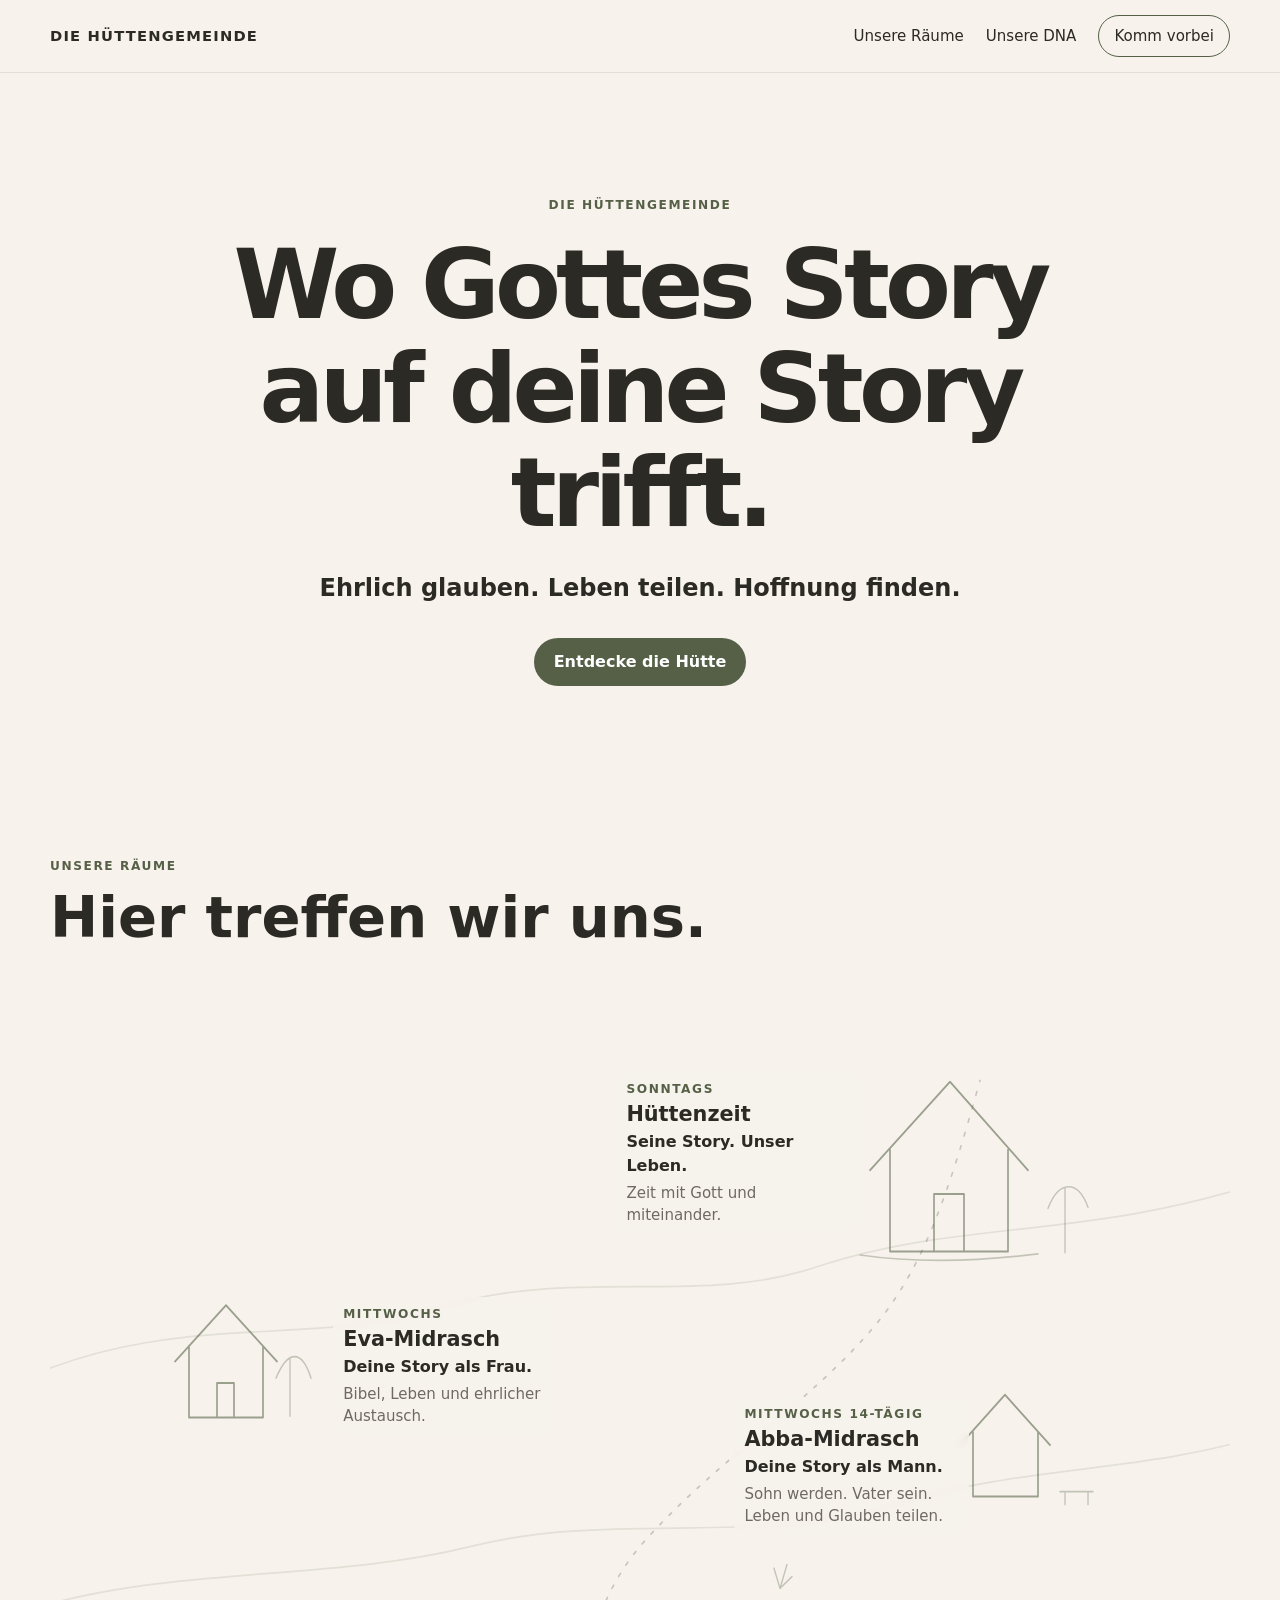
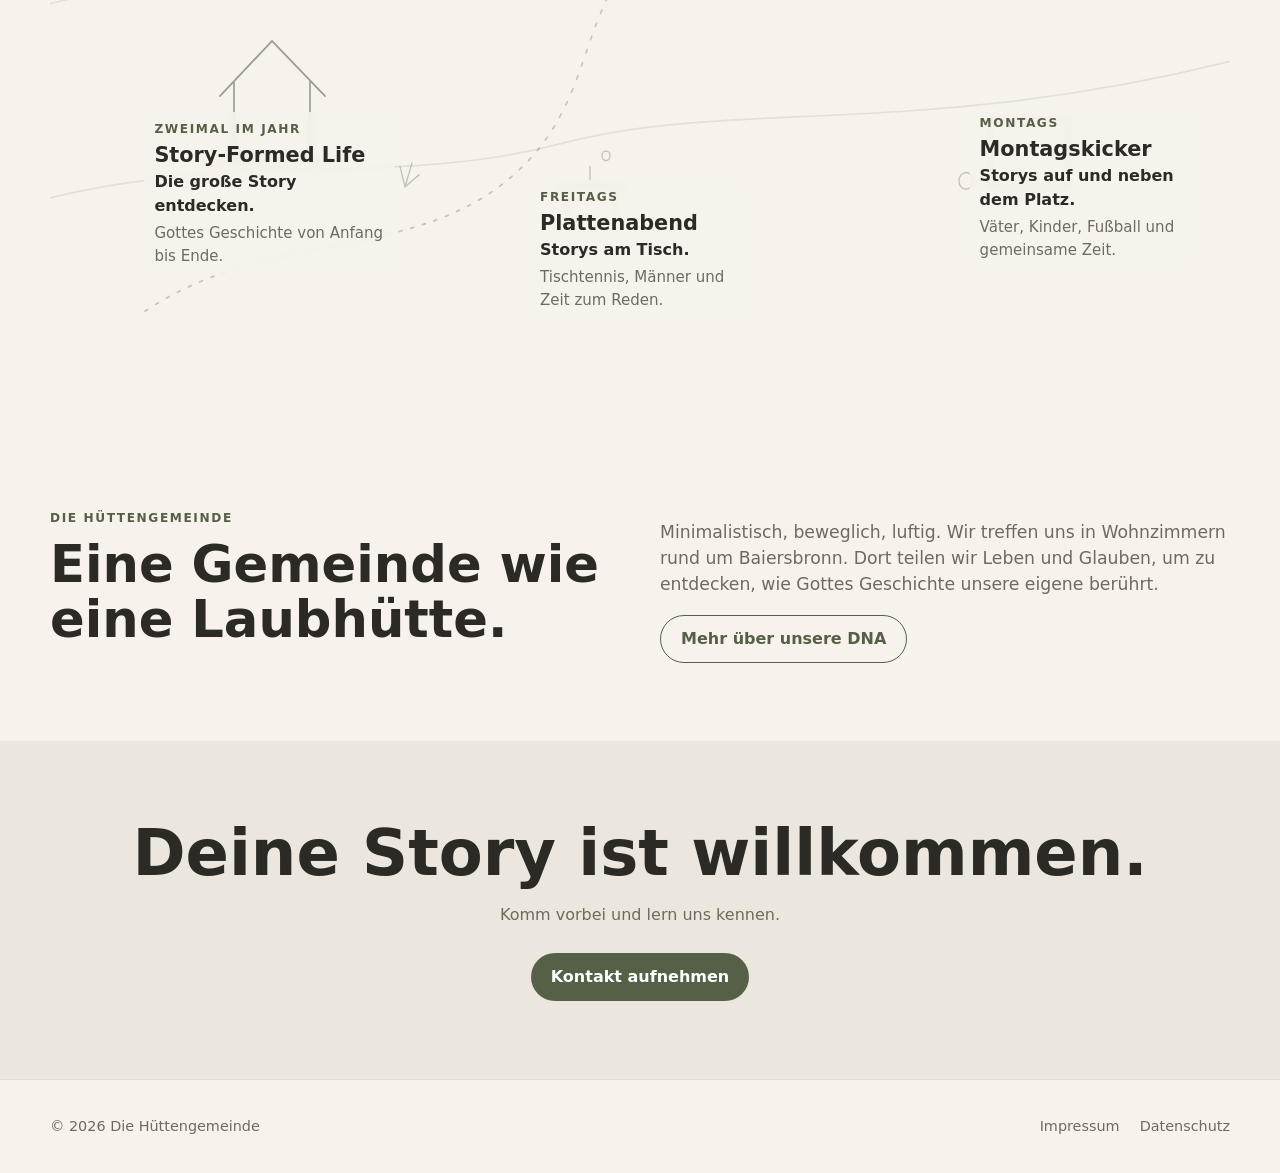
<file: docs/index.html>
<!DOCTYPE html>
<html lang="de">

<head>
  <meta charset="UTF-8">
  <meta name="viewport" content="width=device-width, initial-scale=1.0">
  <title>Die Hüttengemeinde</title>
  <link rel="stylesheet" href="main.css" />
  <link rel="stylesheet" href="home.css" />

  <meta name="description" content="Wo Gottes Story auf deine Story trifft.">
    <!-- Open Graph (für Social Media) -->
  <meta property="og:title" content="Die Hüttengemeinde">
  <meta property="og:description" content="Wo Gottes Story auf deine Story trifft.">
  <meta property="og:type" content="website">
  <meta property="og:url" content="https://huettengemeinde.de/">
  <meta property="og:image" content="https://huettengemeinde.de/img/sukkah-festival.jpg">
  <meta property="og:locality" content="Baiersbronn">
  <meta property="og:region" content="Baden-Württemberg">
  <meta property="og:postal-code" content="72270">
  <meta property="og:country-name" content="Germany">

</head>

<body>
  <header>
    <div class="container nav">
      <a class="brand" href="https://huettengemeinde.de">Die Hüttengemeinde</a>
      <nav class="nav-links">
        <a href="#spaces">Unsere Räume</a>
        <a href="#dna">Unsere DNA</a>
        <a href="#contact">Komm vorbei</a>
      </nav>
    </div>
  </header>

  <main class="home-page">
    <section class="hero">
      <div class="container hero-inner">
        <span class="eyebrow">Die Hüttengemeinde</span>
        <h1>Wo Gottes Story auf deine Story trifft.</h1>
        <p class="tagline">Ehrlich glauben. Leben teilen. Hoffnung finden.</p>
        <a class="btn btn-primary" href="#spaces">Entdecke die Hütte</a>
      </div>
    </section>

    <!--
    <section class="announcement-feature" id="sukkot">
      <div class="container">
        <div class="announcement-poster">
          <div class="announcement-blend" aria-hidden="true"></div>

          <div class="announcement-inner">
            <div class="announcement-header">
              <span class="eyebrow">25. + 27. September</span>
              <h2>Laubhüttenfest</h2>
              <p>Zwei Tage. Eine Hütte. Gemeinsam feiern.</p>
            </div>

            <div class="announcement-content">
              <article class="announcement-item">
                <div class="announcement-marker">25</div>
                <div>
                  <span class="meta">Freitag · 20 Uhr</span>
                  <h3>Laubhüttenabend</h3>
                  <p>Ein Abend in besonderer Atmosphäre. Lerne dieses biblische Fest bei Essen und Gemeinschaft kennen und verstehen.</p>
                  <a class="announcement-action" href="mailto:info@huettengemeinde.de?subject=Anmeldung%20Laubh%C3%BCttenabend">Anmelden</a>
                </div>
              </article>

              <article class="announcement-item">
                <div class="announcement-marker">27</div>
                <div>
                  <span class="meta">Sonntag · 15 - 17 Uhr</span>
                  <h3>Familiennachmittag</h3>
                  <p>Als Familien ins Laubhüttenfest eintauchen und das Fest hautnah durch Mitmachstationen erleben.</p>
                  <a class="announcement-action" href="mailto:info@huettengemeinde.de?subject=Anmeldung%20Familiennachmittag">Anmelden</a>
                </div>
              </article>

              <article class="announcement-item">
                <div class="announcement-marker"></div>
                <div>
                  <span class="meta">Anmeldung bis 20. September</span>
                  <p>Veranstaltungsort: Bei Familie Schick in Klosterreichenbach</p>
                </div>
              </article>

            </div>
          </div>
        </div>
      </div>
    </section>
    -->
    
    <section class="home-section" id="spaces">
      <div class="container">
        <div class="section-title">
          <span class="eyebrow">Unsere Räume</span>
          <h2>Hier treffen wir uns.</h2>
        </div>

        <div class="village-wrap">
          <svg class="village-art" viewBox="0 0 1180 820" preserveAspectRatio="none" aria-hidden="true">
            <!-- sanfte Landschaft -->
            <path class="terrain" d="M-40 350 C120 285 260 320 390 285 C525 250 650 285 770 250 C915 210 1040 230 1230 175"/>
            <path class="terrain" d="M-30 540 C120 500 275 515 420 485 C560 455 710 485 845 450 C980 415 1090 425 1220 390"/>
            <path class="terrain" d="M-60 710 C150 650 330 690 510 650 C690 610 885 650 1230 570"/>

            <!-- ein Weg, der durch die Landschaft zieht -->
            <path class="path" d="M95 790 C220 720 365 750 465 675 C545 615 525 545 595 480 C670 410 760 365 825 300 C875 250 900 185 930 95"/>

            <!-- Haupthütte -->
            <path class="sketch" d="M820 170 L900 96 L978 170 M840 153 L840 238 L958 238 L958 153 M884 238 L884 190 L914 190 L914 238"/>
            <path class="soft-sketch" d="M810 241 C860 247 922 247 988 240"/>
            <path class="soft-sketch" d="M1015 239 L1015 185 M998 202 C1009 178 1028 178 1038 201"/>

            <!-- zweite Hütte links -->
            <path class="sketch" d="M125 330 L176 283 L227 330 M139 317 L139 377 L213 377 L213 317 M167 377 L167 348 L184 348 L184 377"/>
            <path class="soft-sketch" d="M240 376 L240 328 M226 344 C238 320 252 320 261 344"/>

            <!-- dritte Hütte rechts -->
            <path class="sketch" d="M910 400 L955 358 L1000 400 M923 389 L923 443 L988 443 L988 389"/>
            <path class="soft-sketch" d="M1010 439 L1043 439 M1015 439 L1015 450 M1038 439 L1038 450"/>

            <!-- vierte Hütte unten links -->
            <path class="sketch" d="M170 610 L222 564 L275 610 M184 598 L184 660 L260 660 L260 598"/>
            <path class="soft-sketch" d="M145 663 C185 669 235 670 292 662"/>

            <!-- Tischtennis -->
            <path class="soft-sketch" d="M505 686 L575 686 M516 686 L516 712 M564 686 L564 712 M540 669 L540 686"/>
            <circle class="soft-sketch" cx="556" cy="660" r="4"/>

            <!-- Tor -->
            <path class="soft-sketch" d="M940 630 L940 686 L1018 686 L1018 630 Z"/>
            <circle class="soft-sketch" cx="916" cy="681" r="7"/>

            <!-- wenige Vegetationslinien -->
            <path class="soft-sketch" d="M355 686 L350 669 M355 686 L362 666 M355 686 L369 676"/>
            <path class="soft-sketch" d="M730 520 L724 503 M730 520 L737 500 M730 520 L742 510"/>
          </svg>

          <article class="station hz">
            <div class="meta">Sonntags</div>
            <h3>Hüttenzeit</h3>
            <p class="story">Seine Story. Unser Leben.</p>
            <p class="desc">Zeit mit Gott und miteinander.</p>
          </article>

          <article class="station eva">
            <div class="meta">Mittwochs</div>
            <h3>Eva-Midrasch</h3>
            <p class="story">Deine Story als Frau.</p>
            <p class="desc">Bibel, Leben und ehrlicher Austausch.</p>
          </article>

          <article class="station abba">
            <div class="meta">Mittwochs 14-tägig</div>
            <h3>Abba-Midrasch</h3>
            <p class="story">Deine Story als Mann.</p>
            <p class="desc">Sohn werden. Vater sein. Leben und Glauben teilen.</p>
          </article>

          <article class="station sfl">
            <div class="meta">Zweimal im Jahr</div>
            <h3>Story-Formed Life</h3>
            <p class="story">Die große Story entdecken.</p>
            <p class="desc">Gottes Geschichte von Anfang bis Ende.</p>
          </article>

          <article class="station tt">
            <div class="meta">Freitags</div>
            <h3>Plattenabend</h3>
            <p class="story">Storys am Tisch.</p>
            <p class="desc">Tischtennis, Männer und Zeit zum Reden.</p>
          </article>

          <article class="station kicker">
            <div class="meta">Montags</div>
            <h3>Montagskicker</h3>
            <p class="story">Storys auf und neben dem Platz.</p>
            <p class="desc">Väter, Kinder, Fußball und gemeinsame Zeit.</p>
          </article>
        </div>
      </div>
    </section>

    <section class="home-section" id="dna">
      <div class="container about">
        <div>
          <span class="eyebrow">Die Hüttengemeinde</span>
          <h2>Eine Gemeinde wie eine Laubhütte.</h2>
        </div>
        <div>
          <p>Minimalistisch, beweglich, luftig. Wir treffen uns in Wohnzimmern rund um Baiersbronn. Dort teilen wir Leben und Glauben, um zu entdecken, wie Gottes Geschichte unsere eigene berührt.</p>
          <a class="btn btn-secondary" href="dna.html">Mehr über unsere DNA</a>
        </div>
      </div>
    </section>

    <section class="home-section cta" id="contact">
      <div class="container">
        <h2>Deine Story ist willkommen.</h2>
        <p>Komm vorbei und lern uns kennen.</p>
        <a class="btn btn-primary" href="mailto:info@huettengemeinde.de">Kontakt aufnehmen</a>
      </div>
    </section>
  </main>

  <footer>
    <div class="container footer-row">
      <div class="footer-copy">© 2026 <a href="https://huettengemeinde.de">Die Hüttengemeinde</a></div>
      <div class="footer-links">
        <a href="impressum.html">Impressum</a>
        <a href="datenschutz.html">Datenschutz</a>
      </div>
    </div>
  </footer>
</body>
</html>
</file>
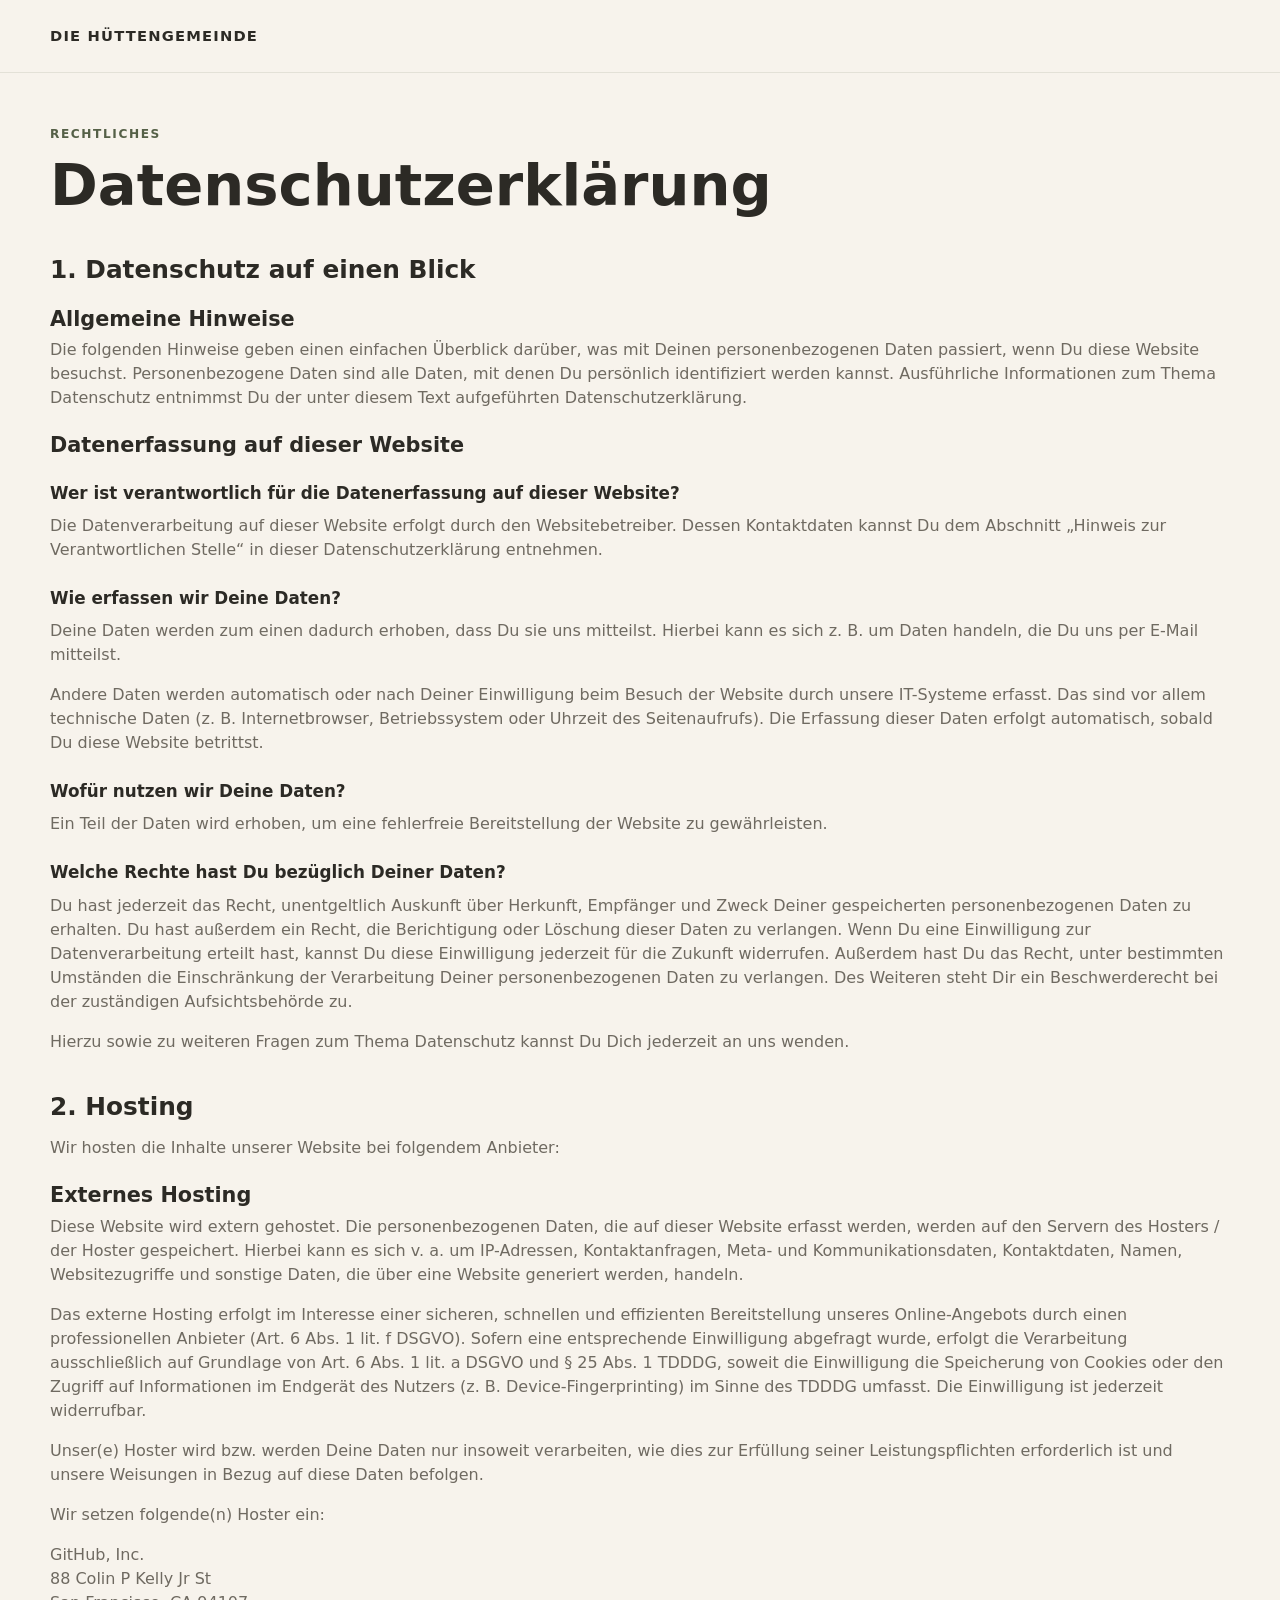
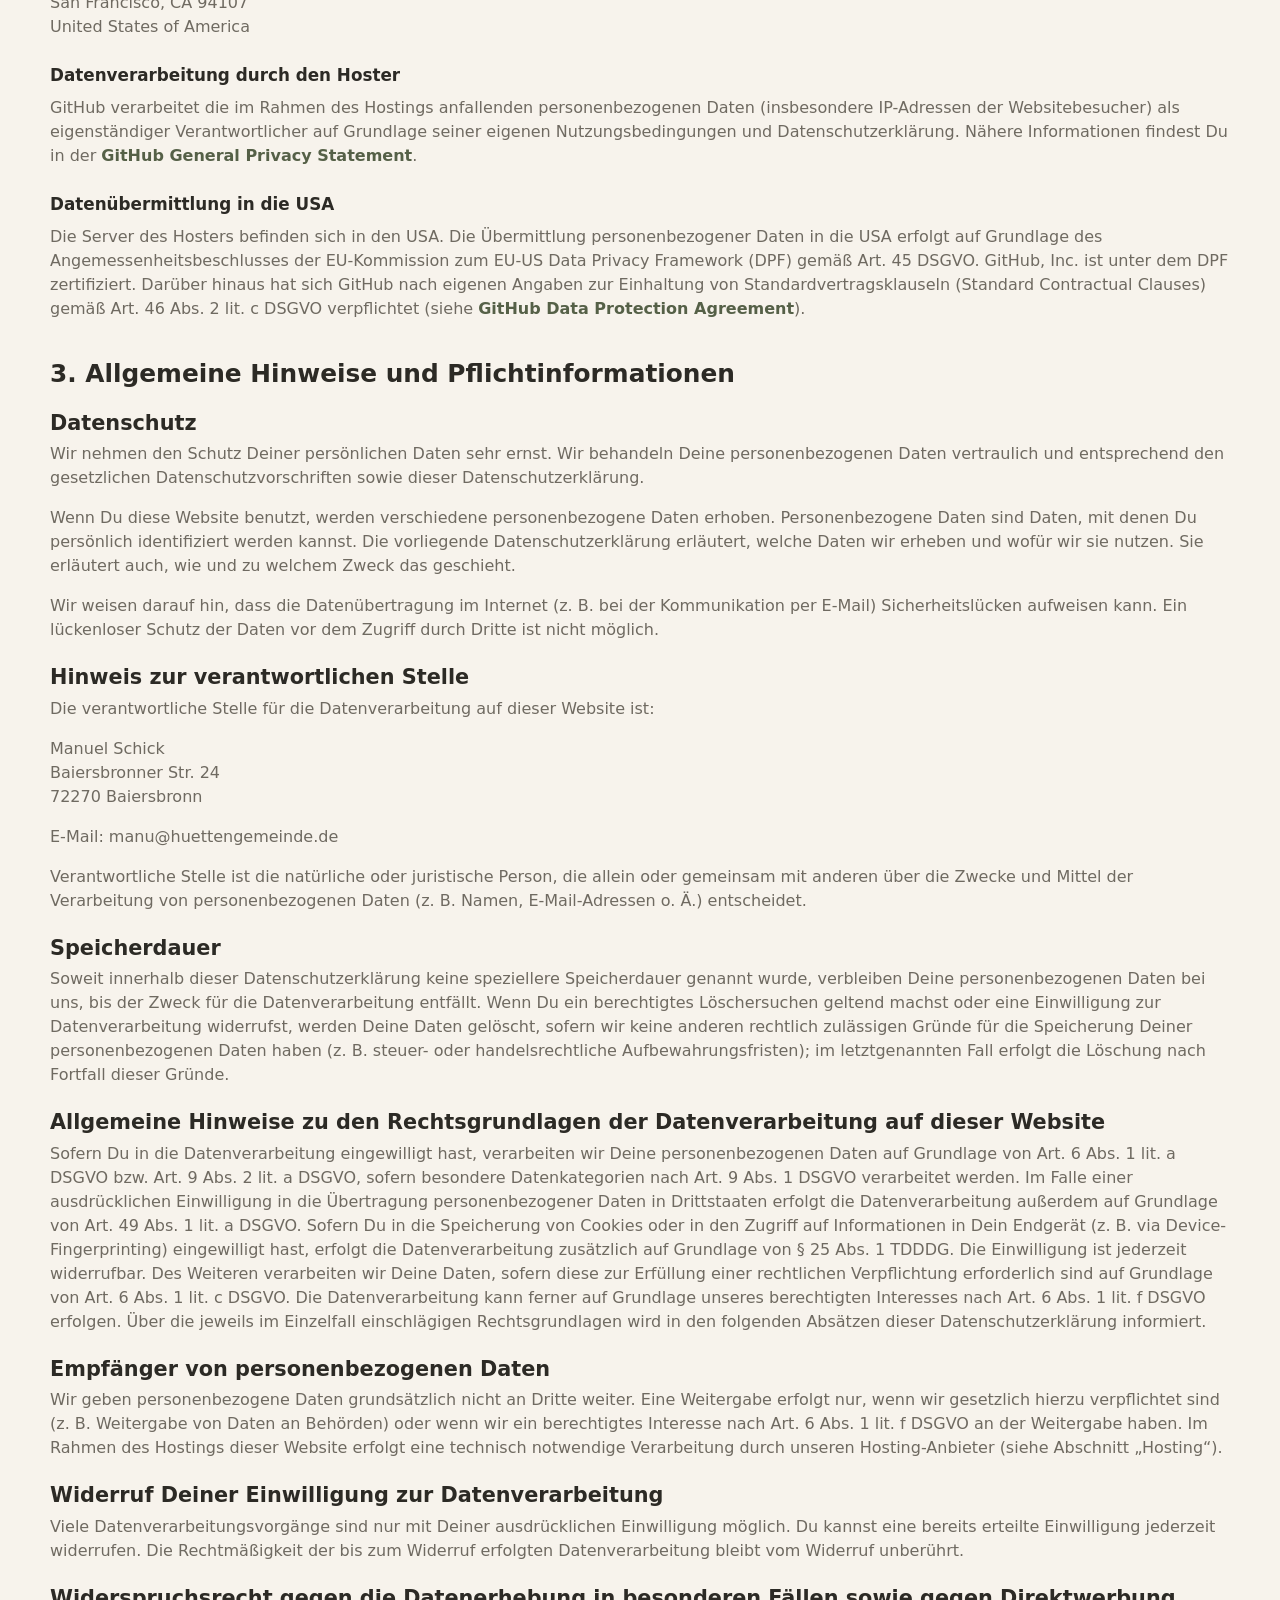
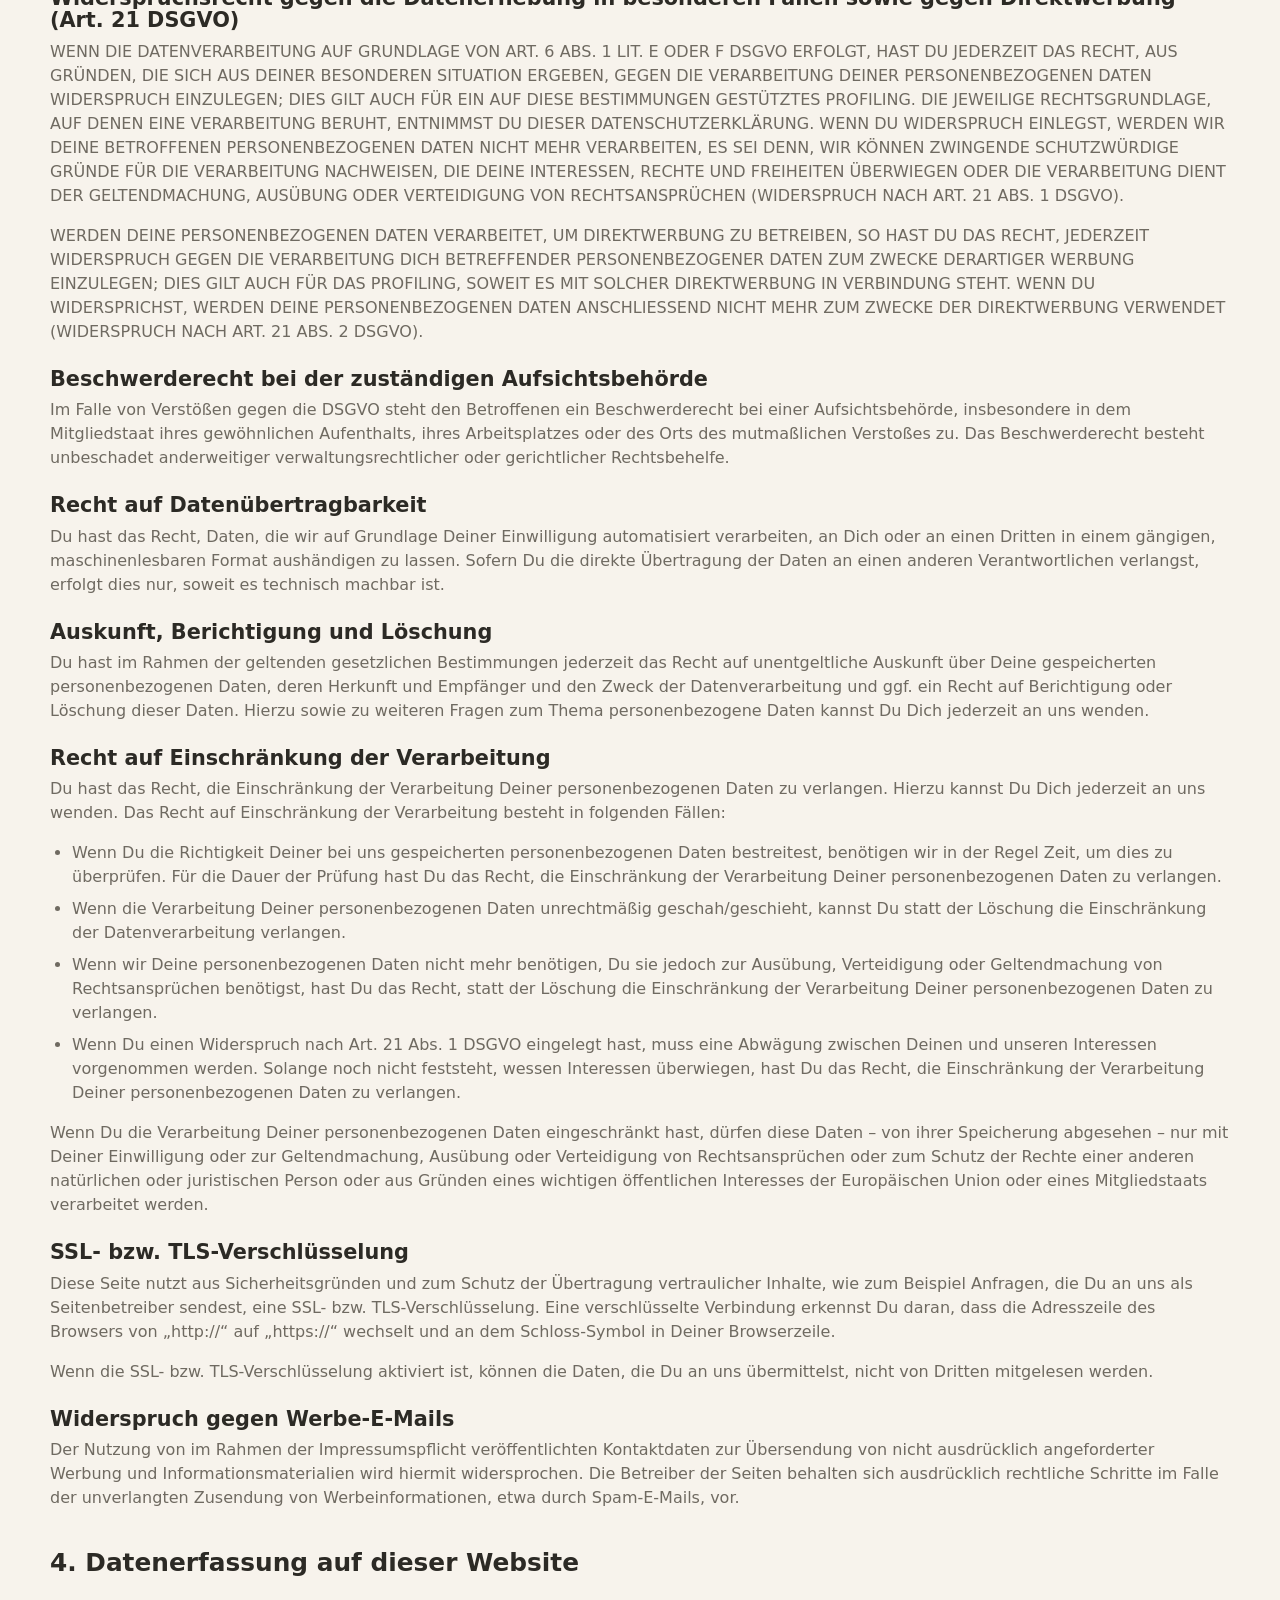
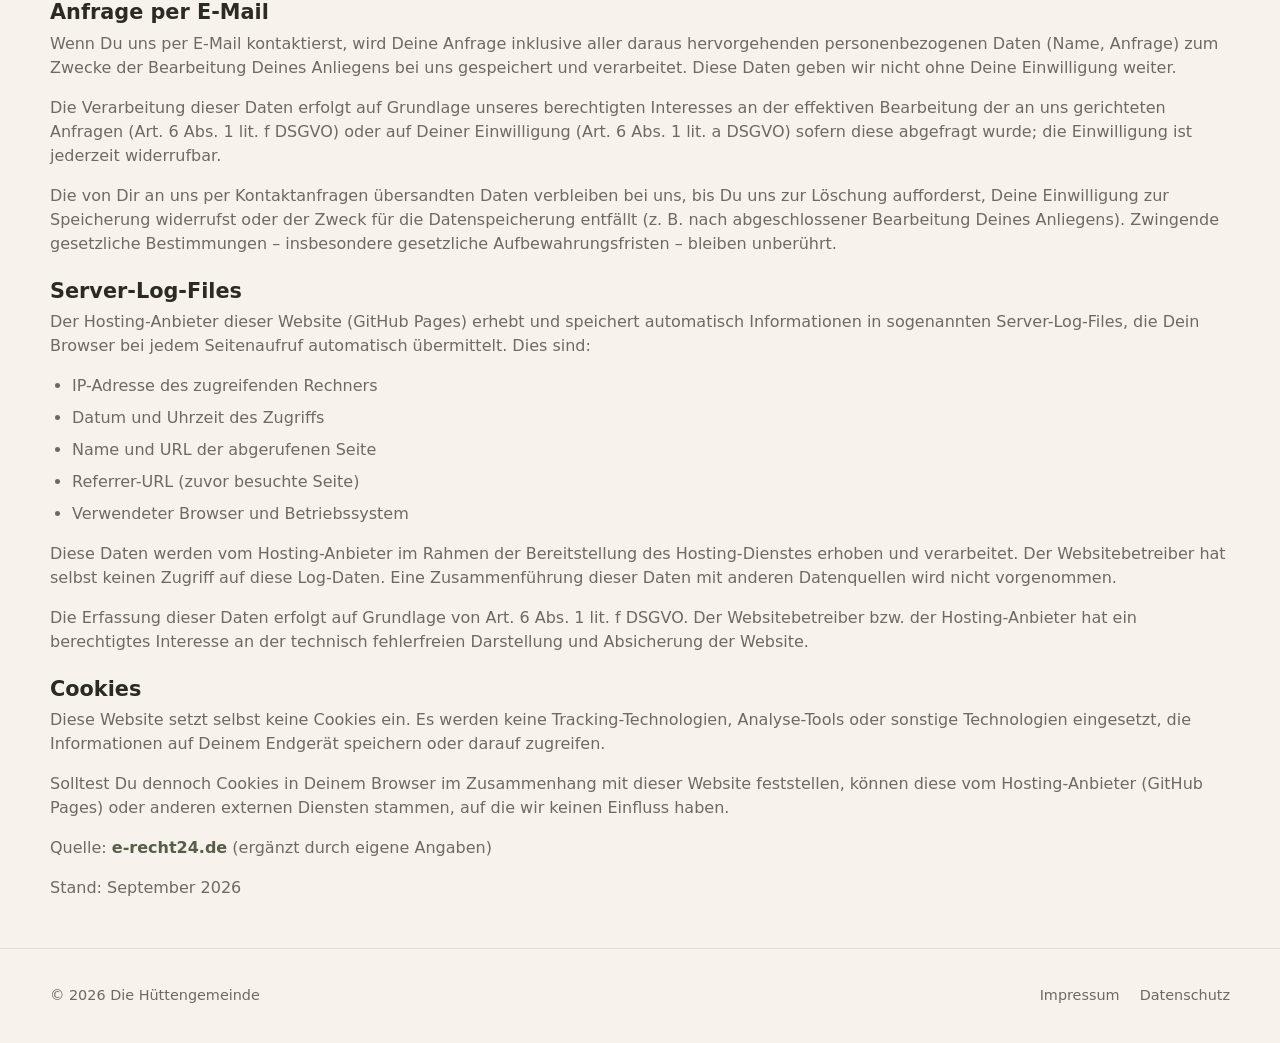
<file: docs/datenschutz.html>
<!doctype html>
<html lang="de">
<head>
  <meta charset="UTF-8">
  <meta name="viewport" content="width=device-width, initial-scale=1.0">
  <title>Datenschutzerklärung - Die Hüttengemeinde</title>
  <link rel="stylesheet" href="main.css" />
</head>

<body>
  <header>
    <div class="container nav">
      <a class="brand" href="https://huettengemeinde.de">Die Hüttengemeinde</a>
    </div>
  </header>

  <main>
    <section>
      <div class="container">
        <div class="section-title">
          <span class="eyebrow">Rechtliches</span>
          <h2>Datenschutzerklärung</h2>
        </div>

        <div>

    <section>
      <h2>1. Datenschutz auf einen Blick</h2>
      <h3>Allgemeine Hinweise</h3> <p>Die folgenden Hinweise geben einen einfachen Überblick darüber, was mit Deinen personenbezogenen Daten passiert, wenn Du diese Website besuchst. Personenbezogene Daten sind alle Daten, mit denen Du persönlich identifiziert werden kannst. Ausführliche Informationen zum Thema Datenschutz entnimmst Du der unter diesem Text aufgeführten Datenschutzerklärung.</p>
      <h3>Datenerfassung auf dieser Website</h3> <h4>Wer ist verantwortlich für die Datenerfassung auf dieser Website?</h4> <p>Die Datenverarbeitung auf dieser Website erfolgt durch den Websitebetreiber. Dessen Kontaktdaten kannst Du dem Abschnitt &bdquo;Hinweis zur Verantwortlichen Stelle&ldquo; in dieser Datenschutzerklärung entnehmen.</p> <h4>Wie erfassen wir Deine Daten?</h4> <p>Deine Daten werden zum einen dadurch erhoben, dass Du sie uns mitteilst. Hierbei kann es sich z.&nbsp;B. um Daten handeln, die Du uns per E-Mail mitteilst.</p> <p>Andere Daten werden automatisch oder nach Deiner Einwilligung beim Besuch der Website durch unsere IT-Systeme erfasst. Das sind vor allem technische Daten (z.&nbsp;B. Internetbrowser, Betriebssystem oder Uhrzeit des Seitenaufrufs). Die Erfassung dieser Daten erfolgt automatisch, sobald Du diese Website betrittst.</p> <h4>Wofür nutzen wir Deine Daten?</h4> <p>Ein Teil der Daten wird erhoben, um eine fehlerfreie Bereitstellung der Website zu gewährleisten.</p> <h4>Welche Rechte hast Du bezüglich Deiner Daten?</h4> <p>Du hast jederzeit das Recht, unentgeltlich Auskunft über Herkunft, Empfänger und Zweck Deiner gespeicherten personenbezogenen Daten zu erhalten. Du hast außerdem ein Recht, die Berichtigung oder Löschung dieser Daten zu verlangen. Wenn Du eine Einwilligung zur Datenverarbeitung erteilt hast, kannst Du diese Einwilligung jederzeit für die Zukunft widerrufen. Außerdem hast Du das Recht, unter bestimmten Umständen die Einschränkung der Verarbeitung Deiner personenbezogenen Daten zu verlangen. Des Weiteren steht Dir ein Beschwerderecht bei der zuständigen Aufsichtsbehörde zu.</p> <p>Hierzu sowie zu weiteren Fragen zum Thema Datenschutz kannst Du Dich jederzeit an uns wenden.</p>
    </section>

    <section>
      <h2>2. Hosting</h2>
      <p>Wir hosten die Inhalte unserer Website bei folgendem Anbieter:</p>
      <h3>Externes Hosting</h3> <p>Diese Website wird extern gehostet. Die personenbezogenen Daten, die auf dieser Website erfasst werden, werden auf den Servern des Hosters / der Hoster gespeichert. Hierbei kann es sich v.&nbsp;a. um IP-Adressen, Kontaktanfragen, Meta- und Kommunikationsdaten, Kontaktdaten, Namen, Websitezugriffe und sonstige Daten, die über eine Website generiert werden, handeln.</p> <p>Das externe Hosting erfolgt im Interesse einer sicheren, schnellen und effizienten Bereitstellung unseres Online-Angebots durch einen professionellen Anbieter (Art. 6 Abs. 1 lit. f DSGVO). Sofern eine entsprechende Einwilligung abgefragt wurde, erfolgt die Verarbeitung ausschließlich auf Grundlage von Art. 6 Abs. 1 lit. a DSGVO und &sect; 25 Abs. 1 TDDDG, soweit die Einwilligung die Speicherung von Cookies oder den Zugriff auf Informationen im Endgerät des Nutzers (z.&nbsp;B. Device-Fingerprinting) im Sinne des TDDDG umfasst. Die Einwilligung ist jederzeit widerrufbar.</p> <p>Unser(e) Hoster wird bzw. werden Deine Daten nur insoweit verarbeiten, wie dies zur Erfüllung seiner Leistungspflichten erforderlich ist und unsere Weisungen in Bezug auf diese Daten befolgen.</p> <p>Wir setzen folgende(n) Hoster ein:</p>
      <p>GitHub, Inc.<br />
88 Colin P Kelly Jr St<br />
San Francisco, CA 94107<br />
United States of America</p>
      <h4>Datenverarbeitung durch den Hoster</h4> <p>GitHub verarbeitet die im Rahmen des Hostings anfallenden personenbezogenen Daten (insbesondere IP-Adressen der Websitebesucher) als eigenständiger Verantwortlicher auf Grundlage seiner eigenen Nutzungsbedingungen und Datenschutzerklärung. Nähere Informationen findest Du in der <a href="https://docs.github.com/en/site-policy/privacy-policies/github-general-privacy-statement">GitHub General Privacy Statement</a>.</p>
      <h4>Datenübermittlung in die USA</h4> <p>Die Server des Hosters befinden sich in den USA. Die Übermittlung personenbezogener Daten in die USA erfolgt auf Grundlage des Angemessenheitsbeschlusses der EU-Kommission zum EU-US Data Privacy Framework (DPF) gemäß Art. 45 DSGVO. GitHub, Inc. ist unter dem DPF zertifiziert. Darüber hinaus hat sich GitHub nach eigenen Angaben zur Einhaltung von Standardvertragsklauseln (Standard Contractual Clauses) gemäß Art. 46 Abs. 2 lit. c DSGVO verpflichtet (siehe <a href="https://github.com/customer-terms/github-data-protection-agreement">GitHub Data Protection Agreement</a>).</p>
    </section>

    <section>
      <h2>3. Allgemeine Hinweise und Pflicht&shy;informationen</h2>
      <h3>Datenschutz</h3> <p>Wir nehmen den Schutz Deiner persönlichen Daten sehr ernst. Wir behandeln Deine personenbezogenen Daten vertraulich und entsprechend den gesetzlichen Datenschutzvorschriften sowie dieser Datenschutzerklärung.</p> <p>Wenn Du diese Website benutzt, werden verschiedene personenbezogene Daten erhoben. Personenbezogene Daten sind Daten, mit denen Du persönlich identifiziert werden kannst. Die vorliegende Datenschutzerklärung erläutert, welche Daten wir erheben und wofür wir sie nutzen. Sie erläutert auch, wie und zu welchem Zweck das geschieht.</p> <p>Wir weisen darauf hin, dass die Datenübertragung im Internet (z.&nbsp;B. bei der Kommunikation per E-Mail) Sicherheitslücken aufweisen kann. Ein lückenloser Schutz der Daten vor dem Zugriff durch Dritte ist nicht möglich.</p>
      <h3>Hinweis zur verantwortlichen Stelle</h3> <p>Die verantwortliche Stelle für die Datenverarbeitung auf dieser Website ist:</p> <p>Manuel Schick<br />
Baiersbronner Str. 24<br />
72270 Baiersbronn</p>

      <p>E-Mail: manu@huettengemeinde.de</p>
      <p>Verantwortliche Stelle ist die natürliche oder juristische Person, die allein oder gemeinsam mit anderen über die Zwecke und Mittel der Verarbeitung von personenbezogenen Daten (z.&nbsp;B. Namen, E-Mail-Adressen o. Ä.) entscheidet.</p>

      <h3>Speicherdauer</h3> <p>Soweit innerhalb dieser Datenschutzerklärung keine speziellere Speicherdauer genannt wurde, verbleiben Deine personenbezogenen Daten bei uns, bis der Zweck für die Datenverarbeitung entfällt. Wenn Du ein berechtigtes Löschersuchen geltend machst oder eine Einwilligung zur Datenverarbeitung widerrufst, werden Deine Daten gelöscht, sofern wir keine anderen rechtlich zulässigen Gründe für die Speicherung Deiner personenbezogenen Daten haben (z.&nbsp;B. steuer- oder handelsrechtliche Aufbewahrungsfristen); im letztgenannten Fall erfolgt die Löschung nach Fortfall dieser Gründe.</p>
      <h3>Allgemeine Hinweise zu den Rechtsgrundlagen der Datenverarbeitung auf dieser Website</h3> <p>Sofern Du in die Datenverarbeitung eingewilligt hast, verarbeiten wir Deine personenbezogenen Daten auf Grundlage von Art. 6 Abs. 1 lit. a DSGVO bzw. Art. 9 Abs. 2 lit. a DSGVO, sofern besondere Datenkategorien nach Art. 9 Abs. 1 DSGVO verarbeitet werden. Im Falle einer ausdrücklichen Einwilligung in die Übertragung personenbezogener Daten in Drittstaaten erfolgt die Datenverarbeitung außerdem auf Grundlage von Art. 49 Abs. 1 lit. a DSGVO. Sofern Du in die Speicherung von Cookies oder in den Zugriff auf Informationen in Dein Endgerät (z.&nbsp;B. via Device-Fingerprinting) eingewilligt hast, erfolgt die Datenverarbeitung zusätzlich auf Grundlage von &sect; 25 Abs. 1 TDDDG. Die Einwilligung ist jederzeit widerrufbar. Des Weiteren verarbeiten wir Deine Daten, sofern diese zur Erfüllung einer rechtlichen Verpflichtung erforderlich sind auf Grundlage von Art. 6 Abs. 1 lit. c DSGVO. Die Datenverarbeitung kann ferner auf Grundlage unseres berechtigten Interesses nach Art. 6 Abs. 1 lit. f DSGVO erfolgen. Über die jeweils im Einzelfall einschlägigen Rechtsgrundlagen wird in den folgenden Absätzen dieser Datenschutzerklärung informiert.</p>
      <h3>Empfänger von personenbezogenen Daten</h3> <p>Wir geben personenbezogene Daten grundsätzlich nicht an Dritte weiter. Eine Weitergabe erfolgt nur, wenn wir gesetzlich hierzu verpflichtet sind (z.&nbsp;B. Weitergabe von Daten an Behörden) oder wenn wir ein berechtigtes Interesse nach Art. 6 Abs. 1 lit. f DSGVO an der Weitergabe haben. Im Rahmen des Hostings dieser Website erfolgt eine technisch notwendige Verarbeitung durch unseren Hosting-Anbieter (siehe Abschnitt &bdquo;Hosting&ldquo;).</p>
      <h3>Widerruf Deiner Einwilligung zur Datenverarbeitung</h3> <p>Viele Datenverarbeitungsvorgänge sind nur mit Deiner ausdrücklichen Einwilligung möglich. Du kannst eine bereits erteilte Einwilligung jederzeit widerrufen. Die Rechtmäßigkeit der bis zum Widerruf erfolgten Datenverarbeitung bleibt vom Widerruf unberührt.</p>
      <h3>Widerspruchsrecht gegen die Datenerhebung in besonderen Fällen sowie gegen Direktwerbung (Art. 21 DSGVO)</h3> <p>WENN DIE DATENVERARBEITUNG AUF GRUNDLAGE VON ART. 6 ABS. 1 LIT. E ODER F DSGVO ERFOLGT, HAST DU JEDERZEIT DAS RECHT, AUS GRÜNDEN, DIE SICH AUS DEINER BESONDEREN SITUATION ERGEBEN, GEGEN DIE VERARBEITUNG DEINER PERSONENBEZOGENEN DATEN WIDERSPRUCH EINZULEGEN; DIES GILT AUCH FÜR EIN AUF DIESE BESTIMMUNGEN GESTÜTZTES PROFILING. DIE JEWEILIGE RECHTSGRUNDLAGE, AUF DENEN EINE VERARBEITUNG BERUHT, ENTNIMMST DU DIESER DATENSCHUTZERKLÄRUNG. WENN DU WIDERSPRUCH EINLEGST, WERDEN WIR DEINE BETROFFENEN PERSONENBEZOGENEN DATEN NICHT MEHR VERARBEITEN, ES SEI DENN, WIR KÖNNEN ZWINGENDE SCHUTZWÜRDIGE GRÜNDE FÜR DIE VERARBEITUNG NACHWEISEN, DIE DEINE INTERESSEN, RECHTE UND FREIHEITEN ÜBERWIEGEN ODER DIE VERARBEITUNG DIENT DER GELTENDMACHUNG, AUSÜBUNG ODER VERTEIDIGUNG VON RECHTSANSPRÜCHEN (WIDERSPRUCH NACH ART. 21 ABS. 1 DSGVO).</p> <p>WERDEN DEINE PERSONENBEZOGENEN DATEN VERARBEITET, UM DIREKTWERBUNG ZU BETREIBEN, SO HAST DU DAS RECHT, JEDERZEIT WIDERSPRUCH GEGEN DIE VERARBEITUNG DICH BETREFFENDER PERSONENBEZOGENER DATEN ZUM ZWECKE DERARTIGER WERBUNG EINZULEGEN; DIES GILT AUCH FÜR DAS PROFILING, SOWEIT ES MIT SOLCHER DIREKTWERBUNG IN VERBINDUNG STEHT. WENN DU WIDERSPRICHST, WERDEN DEINE PERSONENBEZOGENEN DATEN ANSCHLIESSEND NICHT MEHR ZUM ZWECKE DER DIREKTWERBUNG VERWENDET (WIDERSPRUCH NACH ART. 21 ABS. 2 DSGVO).</p>
      <h3>Beschwerde&shy;recht bei der zuständigen Aufsichts&shy;behörde</h3> <p>Im Falle von Verstößen gegen die DSGVO steht den Betroffenen ein Beschwerderecht bei einer Aufsichtsbehörde, insbesondere in dem Mitgliedstaat ihres gewöhnlichen Aufenthalts, ihres Arbeitsplatzes oder des Orts des mutmaßlichen Verstoßes zu. Das Beschwerderecht besteht unbeschadet anderweitiger verwaltungsrechtlicher oder gerichtlicher Rechtsbehelfe.</p>
      <h3>Recht auf Daten&shy;übertrag&shy;barkeit</h3> <p>Du hast das Recht, Daten, die wir auf Grundlage Deiner Einwilligung automatisiert verarbeiten, an Dich oder an einen Dritten in einem gängigen, maschinenlesbaren Format aushändigen zu lassen. Sofern Du die direkte Übertragung der Daten an einen anderen Verantwortlichen verlangst, erfolgt dies nur, soweit es technisch machbar ist.</p>
      <h3>Auskunft, Berichtigung und Löschung</h3> <p>Du hast im Rahmen der geltenden gesetzlichen Bestimmungen jederzeit das Recht auf unentgeltliche Auskunft über Deine gespeicherten personenbezogenen Daten, deren Herkunft und Empfänger und den Zweck der Datenverarbeitung und ggf. ein Recht auf Berichtigung oder Löschung dieser Daten. Hierzu sowie zu weiteren Fragen zum Thema personenbezogene Daten kannst Du Dich jederzeit an uns wenden.</p>
      <h3>Recht auf Einschränkung der Verarbeitung</h3> <p>Du hast das Recht, die Einschränkung der Verarbeitung Deiner personenbezogenen Daten zu verlangen. Hierzu kannst Du Dich jederzeit an uns wenden. Das Recht auf Einschränkung der Verarbeitung besteht in folgenden Fällen:</p> <ul> <li>Wenn Du die Richtigkeit Deiner bei uns gespeicherten personenbezogenen Daten bestreitest, benötigen wir in der Regel Zeit, um dies zu überprüfen. Für die Dauer der Prüfung hast Du das Recht, die Einschränkung der Verarbeitung Deiner personenbezogenen Daten zu verlangen.</li> <li>Wenn die Verarbeitung Deiner personenbezogenen Daten unrechtmäßig geschah/geschieht, kannst Du statt der Löschung die Einschränkung der Datenverarbeitung verlangen.</li> <li>Wenn wir Deine personenbezogenen Daten nicht mehr benötigen, Du sie jedoch zur Ausübung, Verteidigung oder Geltendmachung von Rechtsansprüchen benötigst, hast Du das Recht, statt der Löschung die Einschränkung der Verarbeitung Deiner personenbezogenen Daten zu verlangen.</li> <li>Wenn Du einen Widerspruch nach Art. 21 Abs. 1 DSGVO eingelegt hast, muss eine Abwägung zwischen Deinen und unseren Interessen vorgenommen werden. Solange noch nicht feststeht, wessen Interessen überwiegen, hast Du das Recht, die Einschränkung der Verarbeitung Deiner personenbezogenen Daten zu verlangen.</li> </ul> <p>Wenn Du die Verarbeitung Deiner personenbezogenen Daten eingeschränkt hast, dürfen diese Daten &ndash; von ihrer Speicherung abgesehen &ndash; nur mit Deiner Einwilligung oder zur Geltendmachung, Ausübung oder Verteidigung von Rechtsansprüchen oder zum Schutz der Rechte einer anderen natürlichen oder juristischen Person oder aus Gründen eines wichtigen öffentlichen Interesses der Europäischen Union oder eines Mitgliedstaats verarbeitet werden.</p>
      <h3>SSL- bzw. TLS-Verschlüsselung</h3> <p>Diese Seite nutzt aus Sicherheitsgründen und zum Schutz der Übertragung vertraulicher Inhalte, wie zum Beispiel Anfragen, die Du an uns als Seitenbetreiber sendest, eine SSL- bzw. TLS-Verschlüsselung. Eine verschlüsselte Verbindung erkennst Du daran, dass die Adresszeile des Browsers von &bdquo;http://&ldquo; auf &bdquo;https://&ldquo; wechselt und an dem Schloss-Symbol in Deiner Browserzeile.</p> <p>Wenn die SSL- bzw. TLS-Verschlüsselung aktiviert ist, können die Daten, die Du an uns übermittelst, nicht von Dritten mitgelesen werden.</p>
      <h3>Widerspruch gegen Werbe-E-Mails</h3> <p>Der Nutzung von im Rahmen der Impressumspflicht veröffentlichten Kontaktdaten zur Übersendung von nicht ausdrücklich angeforderter Werbung und Informationsmaterialien wird hiermit widersprochen. Die Betreiber der Seiten behalten sich ausdrücklich rechtliche Schritte im Falle der unverlangten Zusendung von Werbeinformationen, etwa durch Spam-E-Mails, vor.</p>
    </section>

    <section>
      <h2>4. Datenerfassung auf dieser Website</h2>
      <h3>Anfrage per E-Mail</h3> <p>Wenn Du uns per E-Mail kontaktierst, wird Deine Anfrage inklusive aller daraus hervorgehenden personenbezogenen Daten (Name, Anfrage) zum Zwecke der Bearbeitung Deines Anliegens bei uns gespeichert und verarbeitet. Diese Daten geben wir nicht ohne Deine Einwilligung weiter.</p> <p>Die Verarbeitung dieser Daten erfolgt auf Grundlage unseres berechtigten Interesses an der effektiven Bearbeitung der an uns gerichteten Anfragen (Art. 6 Abs. 1 lit. f DSGVO) oder auf Deiner Einwilligung (Art. 6 Abs. 1 lit. a DSGVO) sofern diese abgefragt wurde; die Einwilligung ist jederzeit widerrufbar.</p> <p>Die von Dir an uns per Kontaktanfragen übersandten Daten verbleiben bei uns, bis Du uns zur Löschung aufforderst, Deine Einwilligung zur Speicherung widerrufst oder der Zweck für die Datenspeicherung entfällt (z.&nbsp;B. nach abgeschlossener Bearbeitung Deines Anliegens). Zwingende gesetzliche Bestimmungen &ndash; insbesondere gesetzliche Aufbewahrungsfristen &ndash; bleiben unberührt.</p>
      <h3>Server-Log-Files</h3> <p>Der Hosting-Anbieter dieser Website (GitHub Pages) erhebt und speichert automatisch Informationen in sogenannten Server-Log-Files, die Dein Browser bei jedem Seitenaufruf automatisch übermittelt. Dies sind:</p> <ul> <li>IP-Adresse des zugreifenden Rechners</li> <li>Datum und Uhrzeit des Zugriffs</li> <li>Name und URL der abgerufenen Seite</li> <li>Referrer-URL (zuvor besuchte Seite)</li> <li>Verwendeter Browser und Betriebssystem</li> </ul> <p>Diese Daten werden vom Hosting-Anbieter im Rahmen der Bereitstellung des Hosting-Dienstes erhoben und verarbeitet. Der Websitebetreiber hat selbst keinen Zugriff auf diese Log-Daten. Eine Zusammenführung dieser Daten mit anderen Datenquellen wird nicht vorgenommen.</p> <p>Die Erfassung dieser Daten erfolgt auf Grundlage von Art. 6 Abs. 1 lit. f DSGVO. Der Websitebetreiber bzw. der Hosting-Anbieter hat ein berechtigtes Interesse an der technisch fehlerfreien Darstellung und Absicherung der Website.</p>
      <h3>Cookies</h3> <p>Diese Website setzt selbst keine Cookies ein. Es werden keine Tracking-Technologien, Analyse-Tools oder sonstige Technologien eingesetzt, die Informationen auf Deinem Endgerät speichern oder darauf zugreifen.</p> <p>Solltest Du dennoch Cookies in Deinem Browser im Zusammenhang mit dieser Website feststellen, können diese vom Hosting-Anbieter (GitHub Pages) oder anderen externen Diensten stammen, auf die wir keinen Einfluss haben.</p>
      <p class="source-citation">Quelle: <a href="https://www.e-recht24.de">e-recht24.de</a> (ergänzt durch eigene Angaben)</p>
      <p class="source-citation">Stand: September 2026</p>
    </section>

        </div>
      </div>
    </section>
  </main>

  <footer>
    <div class="container footer-row">
      <div class="footer-copy">© 2026 <a href="https://huettengemeinde.de">Die Hüttengemeinde</a></div>
      <div class="footer-links">
        <a href="impressum.html">Impressum</a>
        <a href="datenschutz.html">Datenschutz</a>
      </div>
    </div>
  </footer>
</body>
</html>
</file>
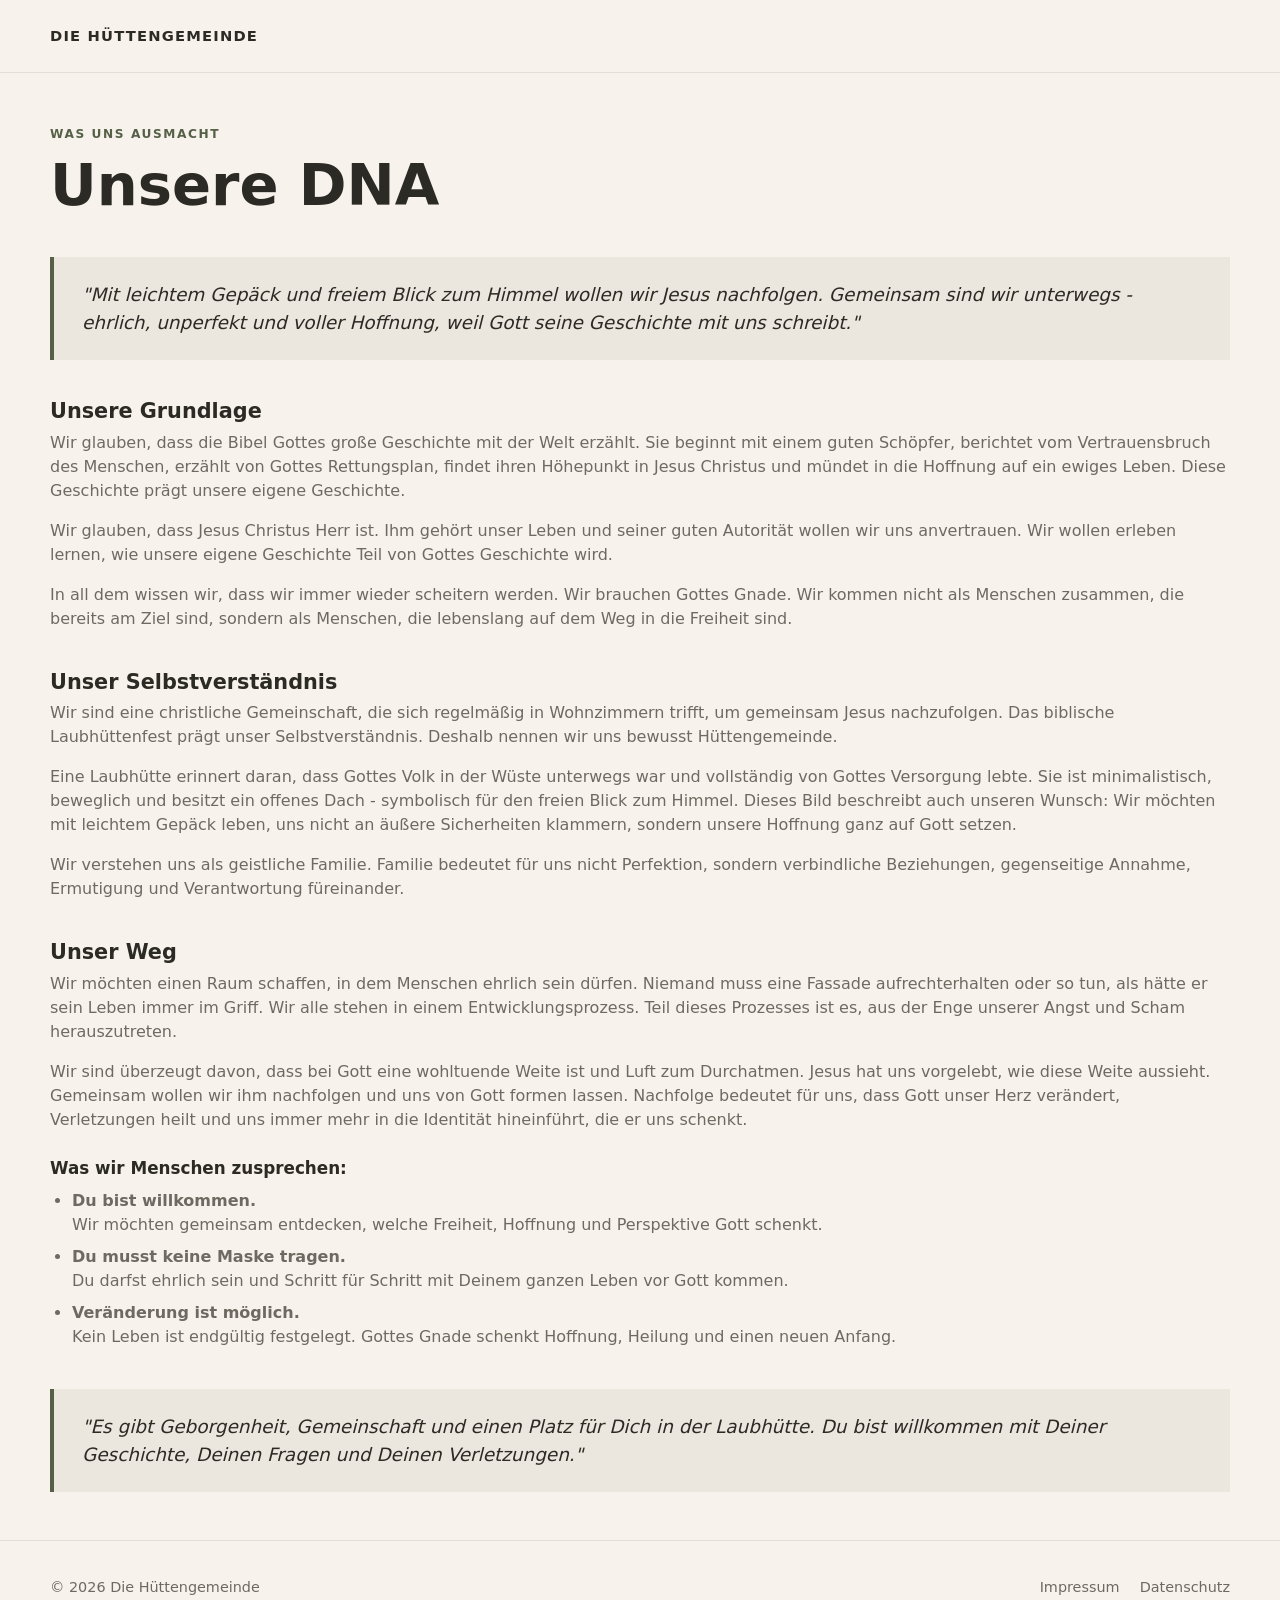
<file: docs/dna.html>
<!doctype html>
<html lang="de">
<head>
  <meta charset="UTF-8">
  <meta name="viewport" content="width=device-width, initial-scale=1.0">
  <title>DNA - Die Hüttengemeinde</title>
  <link rel="stylesheet" href="main.css" />
</head>

<body>
  <header>
    <div class="container nav">
      <a class="brand" href="https://huettengemeinde.de">Die Hüttengemeinde</a>
    </div>
  </header>

  <main>
    <section>
      <div class="container">
        <div class="section-title">
          <span class="eyebrow">Was uns ausmacht</span>
          <h2>Unsere DNA</h2>
        </div>

        <div>
          <article class="dna-quote">
            <blockquote>"Mit leichtem Gepäck und freiem Blick zum Himmel wollen wir Jesus nachfolgen. Gemeinsam sind wir unterwegs - ehrlich, unperfekt und voller Hoffnung, weil Gott seine Geschichte mit uns schreibt."</blockquote>
          </article>

          <article>
            <h3>Unsere Grundlage</h3>
            <p>Wir glauben, dass die Bibel Gottes große Geschichte mit der Welt erzählt. Sie beginnt mit einem guten Schöpfer, berichtet vom Vertrauensbruch des Menschen, erzählt von Gottes Rettungsplan, findet ihren Höhepunkt in Jesus Christus und mündet in die Hoffnung auf ein ewiges Leben. Diese Geschichte prägt unsere eigene Geschichte.</p>
            <p>Wir glauben, dass Jesus Christus Herr ist. Ihm gehört unser Leben und seiner guten Autorität wollen wir uns anvertrauen. Wir wollen erleben lernen, wie unsere eigene Geschichte Teil von Gottes Geschichte wird.</p>
            <p>In all dem wissen wir, dass wir immer wieder scheitern werden. Wir brauchen Gottes Gnade. Wir kommen nicht als Menschen zusammen, die bereits am Ziel sind, sondern als Menschen, die lebenslang auf dem Weg in die Freiheit sind.</p>
          </article>

          <article>
            <h3>Unser Selbstverständnis</h3>
            <p>Wir sind eine christliche Gemeinschaft, die sich regelmäßig in Wohnzimmern trifft, um gemeinsam Jesus nachzufolgen. Das biblische Laubhüttenfest prägt unser Selbstverständnis. Deshalb nennen wir uns bewusst Hüttengemeinde.</p>
            <p>Eine Laubhütte erinnert daran, dass Gottes Volk in der Wüste unterwegs war und vollständig von Gottes Versorgung lebte. Sie ist minimalistisch, beweglich und besitzt ein offenes Dach - symbolisch für den freien Blick zum Himmel. Dieses Bild beschreibt auch unseren Wunsch: Wir möchten mit leichtem Gepäck leben, uns nicht an äußere Sicherheiten klammern, sondern unsere Hoffnung ganz auf Gott setzen.</p>
            <p>Wir verstehen uns als geistliche Familie. Familie bedeutet für uns nicht Perfektion, sondern verbindliche Beziehungen, gegenseitige Annahme, Ermutigung und Verantwortung füreinander.</p>
          </article>

          <article>
            <h3>Unser Weg</h3>
            <p>Wir möchten einen Raum schaffen, in dem Menschen ehrlich sein dürfen. Niemand muss eine Fassade aufrechterhalten oder so tun, als hätte er sein Leben immer im Griff. Wir alle stehen in einem Entwicklungsprozess. Teil dieses Prozesses ist es, aus der Enge unserer Angst und Scham herauszutreten.</p>
            <p>Wir sind überzeugt davon, dass bei Gott eine wohltuende Weite ist und Luft zum Durchatmen. Jesus hat uns vorgelebt, wie diese Weite aussieht. Gemeinsam wollen wir ihm nachfolgen und uns von Gott formen lassen. Nachfolge bedeutet für uns, dass Gott unser Herz verändert, Verletzungen heilt und uns immer mehr in die Identität hineinführt, die er uns schenkt.</p>

            <h4>Was wir Menschen zusprechen:</h4>
            <ul>
              <li><strong>Du bist willkommen.</strong><br>
                Wir möchten gemeinsam entdecken, welche Freiheit, Hoffnung und Perspektive Gott schenkt.</li>
              <li><strong>Du musst keine Maske tragen.</strong><br>
                Du darfst ehrlich sein und Schritt für Schritt mit Deinem ganzen Leben vor Gott kommen.</li>
              <li><strong>Veränderung ist möglich.</strong><br>
                Kein Leben ist endgültig festgelegt. Gottes Gnade schenkt Hoffnung, Heilung und einen neuen Anfang.</li>
            </ul>
          </article>

          <article class="dna-quote">
            <blockquote>"Es gibt Geborgenheit, Gemeinschaft und einen Platz für Dich in der Laubhütte. Du bist willkommen mit Deiner Geschichte, Deinen Fragen und Deinen Verletzungen."</blockquote>
          </article>
        </div>
      </div>
    </section>
  </main>

  <footer>
    <div class="container footer-row">
      <div class="footer-copy">© 2026 <a href="https://huettengemeinde.de">Die Hüttengemeinde</a></div>
      <div class="footer-links">
        <a href="impressum.html">Impressum</a>
        <a href="datenschutz.html">Datenschutz</a>
      </div>
    </div>
  </footer>
</body>
</html>
</file>
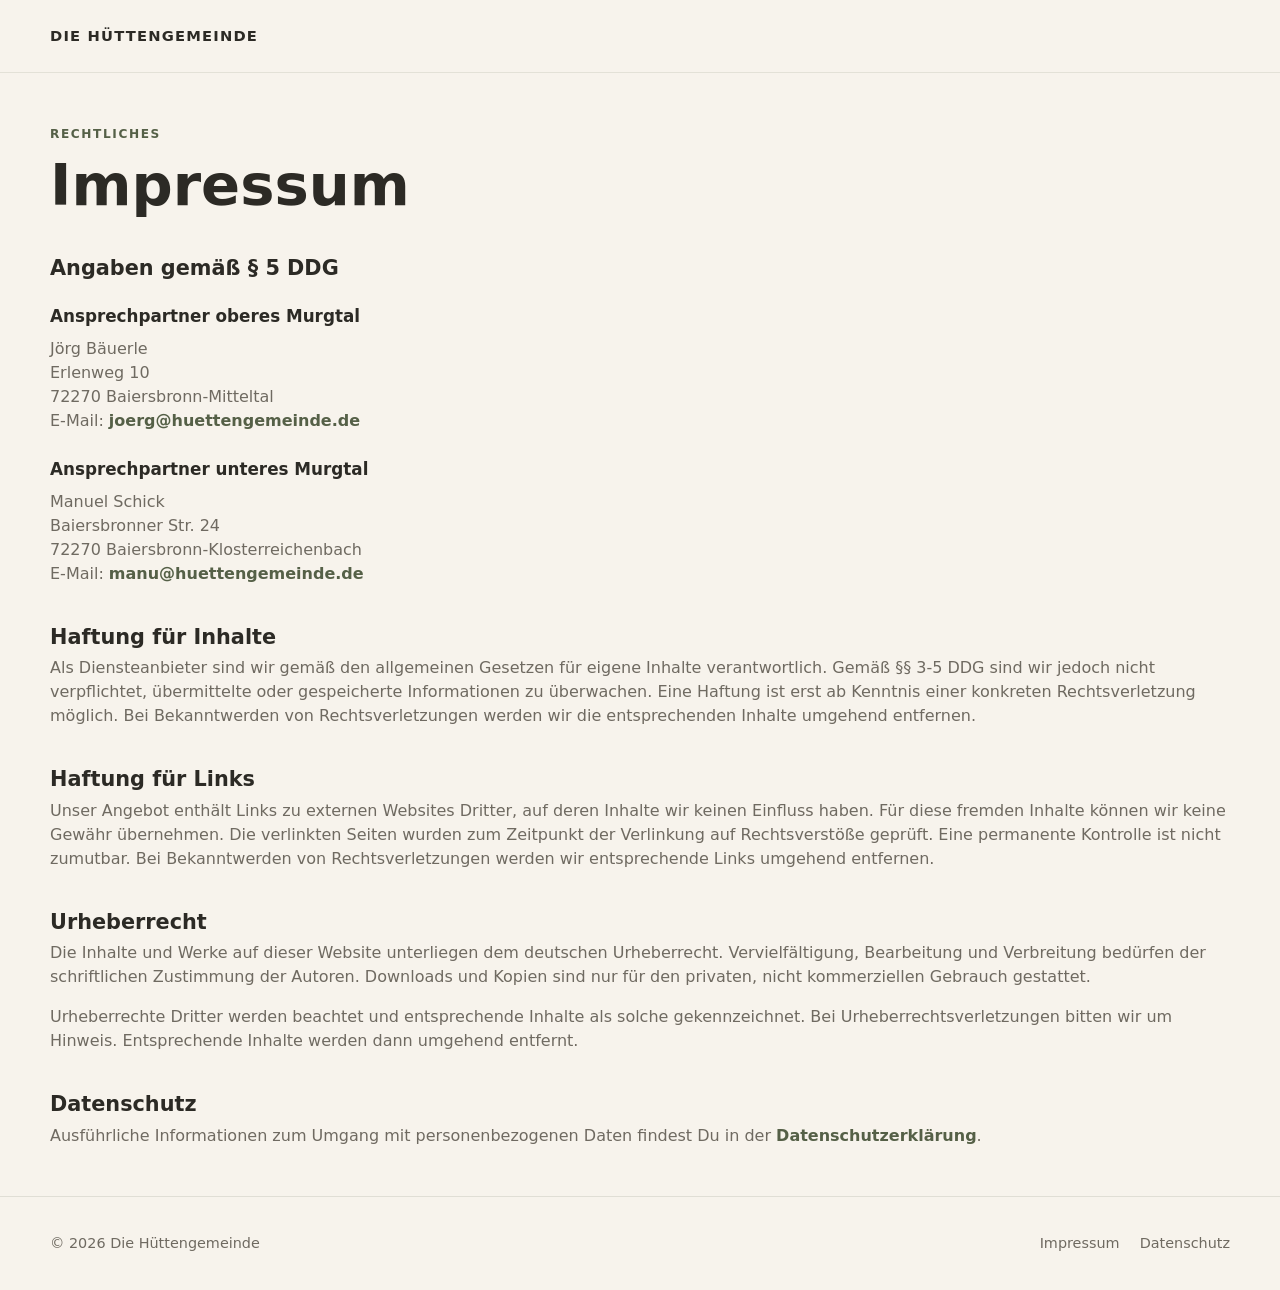
<file: docs/impressum.html>
<!doctype html>
<html lang="de">
<head>
  <meta charset="UTF-8">
  <meta name="viewport" content="width=device-width, initial-scale=1.0">
  <title>Impressum - Die Hüttengemeinde</title>
  <link rel="stylesheet" href="main.css" />
</head>

<body>
  <header>
    <div class="container nav">
      <a class="brand" href="https://huettengemeinde.de">Die Hüttengemeinde</a>
    </div>
  </header>

  <main>
    <section>
      <div class="container">
        <div class="section-title">
          <span class="eyebrow">Rechtliches</span>
          <h2>Impressum</h2>
        </div>

        <div>
          <article>
            <h3>Angaben gemäß § 5 DDG</h3>

            <h4>Ansprechpartner oberes Murgtal</h4>
            <p>Jörg Bäuerle<br>
            Erlenweg 10<br>
            72270 Baiersbronn-Mitteltal<br>
            E-Mail: <a href="mailto:joerg@huettengemeinde.de">joerg@huettengemeinde.de</a></p>

            <h4>Ansprechpartner unteres Murgtal</h4>
            <p>Manuel Schick<br>
            Baiersbronner Str. 24<br>
            72270 Baiersbronn-Klosterreichenbach<br>
            E-Mail: <a href="mailto:manu@huettengemeinde.de">manu@huettengemeinde.de</a></p>
          </article>

          <article>
            <h3>Haftung für Inhalte</h3>

            <p>Als Diensteanbieter sind wir gemäß den allgemeinen Gesetzen für eigene Inhalte verantwortlich.
            Gemäß §§ 3-5 DDG sind wir jedoch nicht verpflichtet, übermittelte oder gespeicherte Informationen zu überwachen.
            Eine Haftung ist erst ab Kenntnis einer konkreten Rechtsverletzung möglich. Bei Bekanntwerden von
            Rechtsverletzungen werden wir die entsprechenden Inhalte umgehend entfernen.</p>
          </article>

          <article>
            <h3>Haftung für Links</h3>

            <p>Unser Angebot enthält Links zu externen Websites Dritter, auf deren Inhalte wir keinen Einfluss haben.
            Für diese fremden Inhalte können wir keine Gewähr übernehmen. Die verlinkten Seiten wurden zum Zeitpunkt der
            Verlinkung auf Rechtsverstöße geprüft. Eine permanente Kontrolle ist nicht zumutbar. Bei Bekanntwerden von
            Rechtsverletzungen werden wir entsprechende Links umgehend entfernen.</p>
          </article>

          <article>
            <h3>Urheberrecht</h3>

            <p>Die Inhalte und Werke auf dieser Website unterliegen dem deutschen Urheberrecht. Vervielfältigung,
            Bearbeitung und Verbreitung bedürfen der schriftlichen Zustimmung der Autoren. Downloads und Kopien sind
            nur für den privaten, nicht kommerziellen Gebrauch gestattet.</p>

            <p>Urheberrechte Dritter werden beachtet und entsprechende Inhalte als solche gekennzeichnet. Bei
            Urheberrechtsverletzungen bitten wir um Hinweis. Entsprechende Inhalte werden dann umgehend entfernt.</p>
          </article>

          <article>
            <h3>Datenschutz</h3>

            <p>Ausführliche Informationen zum Umgang mit personenbezogenen Daten findest Du in der
            <a href="datenschutz.html">Datenschutzerklärung</a>.</p>
          </article>
        </div>
      </div>
    </section>
  </main>

  <footer>
    <div class="container footer-row">
      <div class="footer-copy">© 2026 <a href="https://huettengemeinde.de">Die Hüttengemeinde</a></div>
      <div class="footer-links">
        <a href="impressum.html">Impressum</a>
        <a href="datenschutz.html">Datenschutz</a>
      </div>
    </div>
  </footer>
</body>
</html>
</file>
<file: docs/main.css>
:root {
    --bg: #f7f3ec;
    --text: #2c2a25;
    --muted: #6f6a61;
    --green: #556047;
    --line: #bfc2b7;
    --soft: #ece7de;
    --max: 1180px;
}

* {
    box-sizing: border-box
}

html {
    scroll-behavior: smooth
}

body {
    margin: 0;
    font-family: system-ui, -apple-system, BlinkMacSystemFont, "Segoe UI", sans-serif;
    background: var(--bg);
    color: var(--text);
    line-height: 1.5;
}

a {
    text-decoration: none;
    color: inherit
}

/* Hyperlinks im Fließtext (nicht Header, Footer oder Buttons) */
main p a {
    color: var(--green);
    font-weight: 700;
    text-decoration: none
}

main p a:hover {
    text-decoration: underline
}

.container {
    width: min(calc(100% - 40px), var(--max));
    margin: auto
}

header {
    position: sticky;
    top: 0;
    z-index: 20;
    background: rgba(247, 243, 236, .94);
    backdrop-filter: blur(10px);
    border-bottom: 1px solid rgba(85, 96, 71, .12)
}

.nav {
    min-height: 72px;
    display: flex;
    align-items: center;
    justify-content: space-between;
    gap: 24px
}

.brand {
    font-weight: 800;
    letter-spacing: .08em;
    text-transform: uppercase;
    font-size: .92rem
}

.nav-links {
    display: flex;
    gap: 22px;
    align-items: center;
    font-size: .94rem
}

.nav-links a:last-child {
    border: 1px solid var(--green);
    padding: 9px 15px;
    border-radius: 999px
}

.eyebrow,
.meta {
    font-size: .76rem;
    font-weight: 800;
    letter-spacing: .13em;
    text-transform: uppercase;
    color: var(--green)
}

h1,
h2,
h3 {
    line-height: 1.08;
    margin-top: 0
}

.btn {
    display: inline-flex;
    align-items: center;
    justify-content: center;
    min-height: 48px;
    padding: 0 20px;
    border-radius: 999px;
    font-weight: 700
}

.btn-primary {
    background: var(--green);
    color: white
}

.btn-secondary {
    border: 1px solid var(--green);
    color: var(--green)
}

.section-title {
    max-width: 720px;
    margin-bottom: 18px
}

.section-title h2 {
    font-size: clamp(2.2rem, 4.5vw, 3.8rem);
    margin: 10px 0 0
}

footer {
    padding: 36px 0;
    border-top: 1px solid rgba(85, 96, 71, .14);
    font-size: .9rem;
    color: var(--muted)
}

.footer-row {
    display: flex;
    justify-content: space-between;
    align-items: flex-start;
    gap: 20px;
    flex-wrap: nowrap
}

.footer-copy {
    white-space: nowrap;
    flex-shrink: 0
}

.footer-links {
    display: flex;
    flex-wrap: wrap;
    justify-content: flex-end;
    gap: 4px 20px
}

@media(max-width:700px) {
    .nav-links a:not(:last-child) {
        display: none
    }


    html {
        scroll-padding-top: 11px
    }
}


/* Inhalte der Unterseiten */
main:not(.home-page) > section {
    padding: 48px 0
}

main:not(.home-page) > section > .container > .section-title {
    margin-bottom: 40px
}

main:not(.home-page) > section > .container > div > article,
main:not(.home-page) > section > .container > div > section {
    margin-bottom: 40px;
    padding: 0
}

main:not(.home-page) > section > .container > div > article:last-of-type,
main:not(.home-page) > section > .container > div > section:last-of-type {
    margin-bottom: 0
}

main:not(.home-page) > section > .container > div > article h2,
main:not(.home-page) > section > .container > div > section h2 {
    font-size: 1.55rem;
    margin: 0 0 16px
}

main:not(.home-page) > section > .container > div > article h3,
main:not(.home-page) > section > .container > div > section h3 {
    font-size: 1.3rem;
    margin: 24px 0 8px
}

main:not(.home-page) > section > .container > div > article h4,
main:not(.home-page) > section > .container > div > section h4 {
    font-size: 1.05rem;
    font-weight: 600;
    color: var(--text);
    margin: 24px 0 8px
}

main:not(.home-page) > section > .container > div > article p,
main:not(.home-page) > section > .container > div > section p {
    color: var(--muted);
    margin: 0 0 16px
}

main:not(.home-page) > section > .container > div > article p:last-child,
main:not(.home-page) > section > .container > div > section p:last-child {
    margin-bottom: 0
}

main:not(.home-page) > section > .container > div > article ul,
main:not(.home-page) > section > .container > div > section ul {
    color: var(--muted);
    margin: 0 0 16px;
    padding-left: 22px
}

main:not(.home-page) > section > .container > div > article li,
main:not(.home-page) > section > .container > div > section li {
    margin-bottom: 8px
}

main:not(.home-page) > section > .container > div > article li:last-child,
main:not(.home-page) > section > .container > div > section li:last-child {
    margin-bottom: 0
}

.dna-quote blockquote {
    margin: 0;
    padding: 24px 28px;
    border-left: 4px solid var(--green);
    background: var(--soft);
    color: var(--text);
    font-size: 1.15rem;
    font-style: italic
}

@media(max-width:700px) {
    main:not(.home-page) > section {
        padding: 32px 0
    }

    .dna-quote blockquote {
        padding: 20px 22px
    }
}
</file>
<file: docs/home.css>
.hero {
    min-height: 78vh;
    display: grid;
    place-items: center;
    text-align: center;
    padding: 100px 0 70px
}

.hero-inner {
    max-width: 920px
}

h1 {
    font-size: clamp(3rem, 7.5vw, 6.2rem);
    letter-spacing: -.05em;
    margin: 18px 0 24px
}

.tagline {
    font-size: clamp(1.15rem, 2vw, 1.5rem);
    font-weight: 650;
    margin: 0 0 32px
}


/* Laubhüttenfest - Foto und Text als ein gemeinsames Poster */
.announcement-feature {
    padding: 0 0 92px;
    scroll-margin-top: 78px;
}

.announcement-poster {
    position: relative;
    min-height: 640px;
    border-radius: 34px;
    overflow: hidden;
    color: #fff;
    background: #171914;
    box-shadow: 0 24px 70px rgba(24, 22, 18, .16);
    isolation: isolate;
}

/* Das Originalfoto liegt über die komplette Fläche */
.announcement-poster::before {
    content: "";
    position: absolute;
    inset: -18px;
    z-index: -3;
    background: url("[data-uri]") center 47% / cover no-repeat;
    transform: scale(1.035);
}

/* Weicher Übergang: links Foto klar, rechts zunehmend dunkel */
.announcement-poster::after {
    content: "";
    position: absolute;
    inset: 0;
    z-index: -2;
    background:
        linear-gradient(90deg,
            rgba(10, 11, 9, .08) 0%,
            rgba(10, 11, 9, .12) 34%,
            rgba(10, 11, 9, .50) 58%,
            rgba(10, 11, 9, .88) 78%,
            rgba(10, 11, 9, .95) 100%),
        linear-gradient(0deg,
            rgba(10, 11, 9, .36) 0%,
            rgba(10, 11, 9, .03) 38%,
            rgba(10, 11, 9, .08) 100%);
}

.announcement-blend {
    position: absolute;
    z-index: -1;
    top: 0;
    right: 0;
    bottom: 0;
    width: 56%;
    backdrop-filter: blur(7px);
    -webkit-backdrop-filter: blur(7px);
    mask-image: linear-gradient(90deg, transparent 0%, rgba(0, 0, 0, .35) 18%, #000 48%);
    -webkit-mask-image: linear-gradient(90deg, transparent 0%, rgba(0, 0, 0, .35) 18%, #000 48%);
    background: linear-gradient(90deg, transparent, rgba(17, 19, 15, .18) 38%, rgba(17, 19, 15, .42));
}

.announcement-inner {
    min-height: 640px;
    display: grid;
    grid-template-columns: 1.15fr .85fr;
    gap: 46px;
    padding: 44px 46px;
}

.announcement-header {
    align-self: end;
    min-width: 0;
    max-width: 520px;
    padding: 0 0 14px 4px;
    text-shadow: 0 3px 22px rgba(0, 0, 0, .55);
}

.announcement-header .eyebrow {
    color: #e2c88f;
}

.announcement-header h2 {
    font-size: clamp(3.1rem, 6vw, 4.8rem);
    line-height: .92;
    letter-spacing: -.055em;
    overflow-wrap: break-word;
    hyphens: auto;
    margin: 12px 0 15px;
}

.announcement-header p {
    margin: 0;
    color: rgba(255, 255, 255, .86);
    font-size: 1.08rem;
    font-weight: 650;
}

.announcement-content {
    align-self: center;
    padding: 12px 0 8px;
}

.announcement-item {
    display: grid;
    grid-template-columns: 74px 1fr;
    gap: 17px;
    padding: 20px 0;
    border-bottom: 1px solid rgba(255, 255, 255, .19);
}

.announcement-item > div {
    min-width: 0;
}

.announcement-item:first-child {
    border-top: 1px solid rgba(255, 255, 255, .19);
}

.announcement-marker {
    font-size: 3.75rem;
    font-weight: 800;
    line-height: .86;
    letter-spacing: -.065em;
    color: #e7c56f;
}

.announcement-item .meta {
    display: block;
    color: #e7c56f;
    margin-bottom: 5px;
}

.announcement-item h3 {
    margin: 0 0 5px;
    color: #fff;
    font-size: 1.3rem;
    overflow-wrap: break-word;
    hyphens: auto;
}

.announcement-item p {
    margin: 0;
    color: rgba(255, 255, 255, .72);
    font-size: .92rem;
    max-width: 320px;
}

.announcement-action {
    display: inline-flex;
    align-items: center;
    justify-content: center;
    min-height: 34px;
    margin-top: 10px;
    padding: 0 15px;
    border-radius: 999px;
    background: #e7c56f;
    color: #22251e;
    font-size: .84rem;
    font-weight: 800;
}

.announcement-action:hover {
    background: #f3d989;
}

@media(max-width:900px) {
    .announcement-poster::after {
        background:
            linear-gradient(0deg, rgba(10, 11, 9, .94) 0%, rgba(10, 11, 9, .72) 48%, rgba(10, 11, 9, .10) 100%);
    }

    .announcement-blend {
        top: 38%;
        left: 0;
        width: 100%;
        height: 62%;
        backdrop-filter: blur(6px);
        -webkit-backdrop-filter: blur(6px);
        mask-image: linear-gradient(0deg, #000 55%, transparent 100%);
        -webkit-mask-image: linear-gradient(0deg, #000 55%, transparent 100%);
    }

    .announcement-inner {
        grid-template-columns: 1fr;
        min-height: 680px;
        gap: 20px;
        align-content: end;
    }

    .announcement-header {
        align-self: end;
    }

    .announcement-content {
        align-self: end;
    }
}

@media(max-width:560px) {
    .announcement-inner {
        padding: 30px 25px;
        min-height: 720px;
    }

    .announcement-header h2 {
        font-size: clamp(1.9rem, 9vw, 2.6rem);
    }

    .announcement-item {
        grid-template-columns: 58px 1fr;
        gap: 13px;
    }

    .announcement-marker {
        font-size: 3rem;
    }
}


.home-section {
    padding: 78px 0
}

/* Die Landschaft */
.village-wrap {
    position: relative;
    margin-top: 12px;
    min-height: 980px;
    overflow: hidden;
}

.village-art {
    position: absolute;
    inset: 0;
    width: 100%;
    height: 100%;
    pointer-events: none;
}

.village-art .terrain {
    fill: none;
    stroke: rgba(85, 96, 71, .13);
    stroke-width: 1.4;
    stroke-linecap: round;
}

.village-art .path {
    fill: none;
    stroke: rgba(85, 96, 71, .30);
    stroke-width: 1.6;
    stroke-dasharray: 3 9;
    stroke-linecap: round;
}

.village-art .sketch {
    fill: none;
    stroke: rgba(85, 96, 71, .56);
    stroke-width: 1.7;
    stroke-linecap: round;
    stroke-linejoin: round;
}

.village-art .soft-sketch {
    fill: none;
    stroke: rgba(85, 96, 71, .32);
    stroke-width: 1.35;
    stroke-linecap: round;
    stroke-linejoin: round;
}

.station {
    position: absolute;
    z-index: 3;
    max-width: 280px;
    padding: 8px 10px;
    border-radius: 12px;
    background: rgba(247, 243, 236, .78);
    backdrop-filter: blur(3px);
    -webkit-backdrop-filter: blur(3px);
}

.station h3 {
    margin: 5px 0 4px;
    font-size: 1.3rem
}

.station .story {
    margin: 0 0 4px;
    font-weight: 800;
    font-size: 1rem
}

.station .desc {
    margin: 0;
    color: var(--muted);
    font-size: .94rem
}

/* Klare, getrennte Zonen - keine Überlappungen */
.hz {
    top: 105px;
    left: 48%;
    max-width: 245px;
}

.eva {
    top: 330px;
    left: 24%;
    max-width: 225px;
}

.abba {
    top: 430px;
    left: 58%;
    max-width: 235px;
}

/* Untere Reihe: links - Mitte - rechts */
.sfl {
    left: 8%;
    bottom: 72px;
    width: 250px;
    max-width: 250px;
}

.tt {
    left: 50%;
    bottom: 28px;
    width: 220px;
    max-width: 220px;
    transform: translateX(-50%);
}

.kicker {
    right: 3%;
    left: auto;
    bottom: 78px;
    width: 225px;
    max-width: 225px;
}

.about {
    display: grid;
    grid-template-columns: 1fr 1fr;
    gap: 40px;
    align-items: center
}

.about h2 {
    font-size: clamp(2.2rem, 4vw, 3.7rem);
    margin: 8px 0 14px
}

.about p {
    color: var(--muted);
    font-size: 1.08rem
}

.cta {
    text-align: center;
    background: var(--soft)
}

.cta h2 {
    font-size: clamp(2.5rem, 5vw, 4.4rem);
    margin-bottom: 14px
}

.cta p {
    color: var(--muted);
    margin: 0 auto 26px;
    max-width: 620px
}

@media(max-width:1080px) and (min-width:901px) {
    .village-wrap {
        min-height: 1020px
    }

    .hz {
        left: 46%;
        top: 110px
    }

    .eva {
        left: 22%;
        top: 340px
    }

    .abba {
        left: 57%;
        top: 445px
    }

    .sfl {
        left: 5%;
        bottom: 78px;
        width: 230px;
    }

    .tt {
        left: 50%;
        bottom: 24px;
        width: 210px;
        transform: translateX(-50%);
    }

    .kicker {
        left: auto;
        right: 2%;
        bottom: 92px;
        width: 215px;
    }
}

@media(max-width:900px) {
    .village-wrap {
        min-height: auto;
        display: grid;
        grid-template-columns: 1fr 1fr;
        gap: 28px 24px;
        padding: 28px 0 10px
    }

    .village-art {
        display: none
    }

    .station,
    .hz,
    .eva,
    .abba,
    .sfl,
    .tt,
    .kicker {
        position: relative;
        inset: auto;
        width: auto;
        max-width: none;
        transform: none;
        padding-top: 18px;
        border-top: 1px solid rgba(85, 96, 71, .16)
    }

    .hz {
        grid-column: 1/-1
    }

    .about {
        grid-template-columns: 1fr;
        gap: 10px
    }
}

@media(max-width:700px) {

    .village-wrap {
        grid-template-columns: 1fr
    }


    .hz {
        grid-column: auto
    }



    .announcement-feature {
        scroll-margin-top: 62px;
    }

    .home-section {
        padding: 62px 0
    }



    .hero {
        min-height: auto;
        padding: 90px 0
    }
}
</file>
